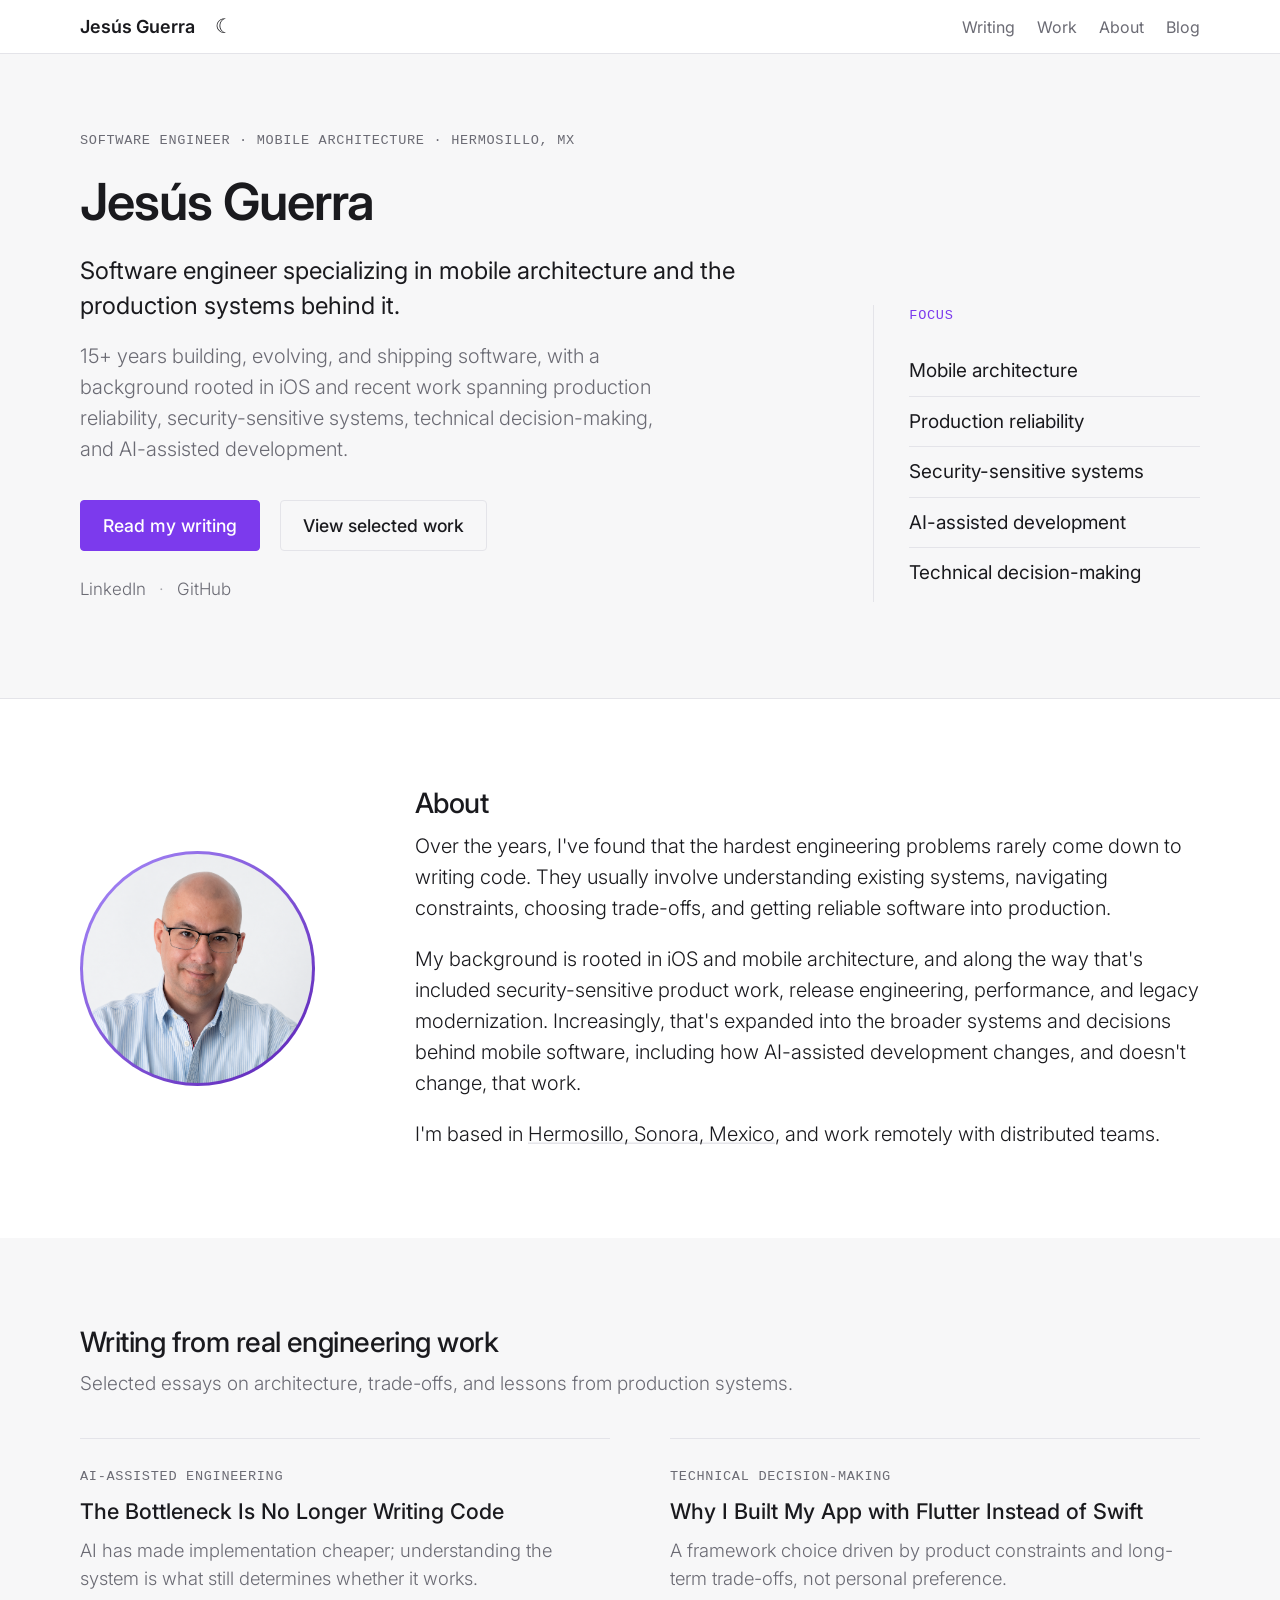
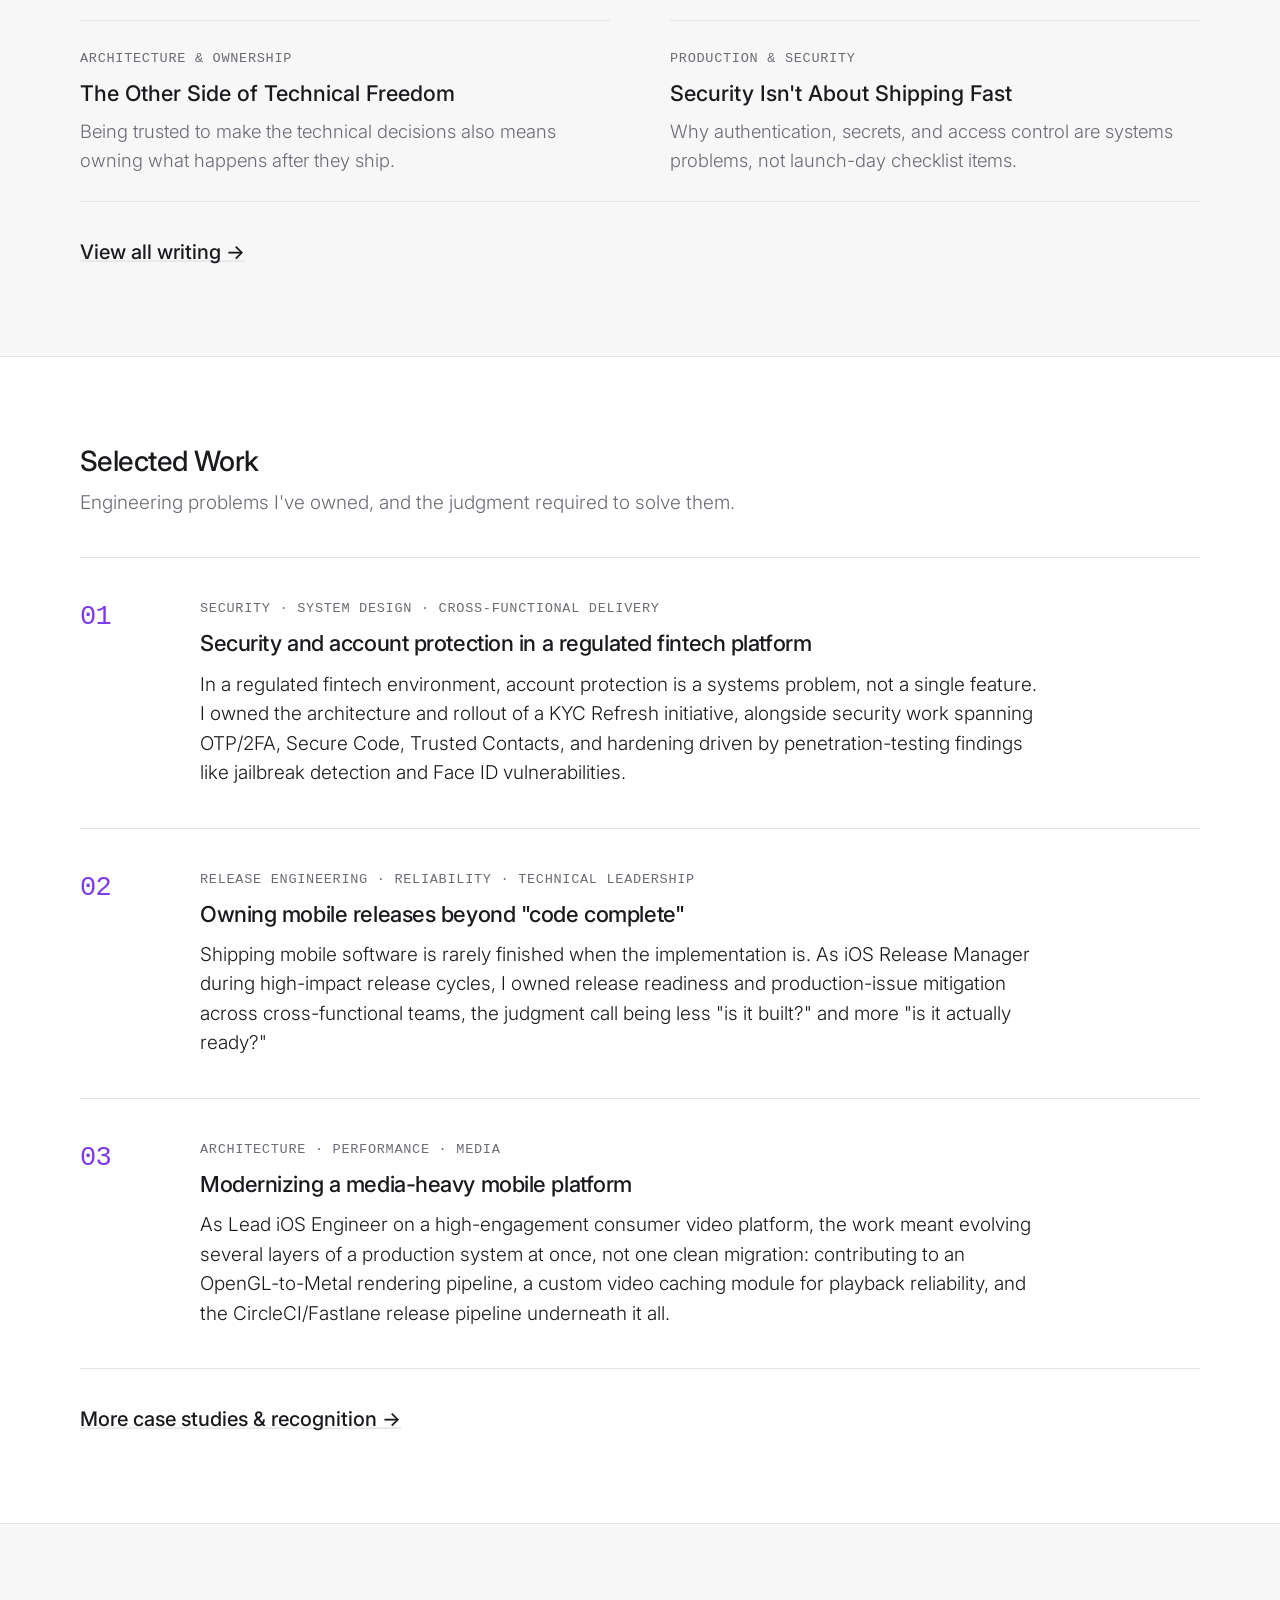
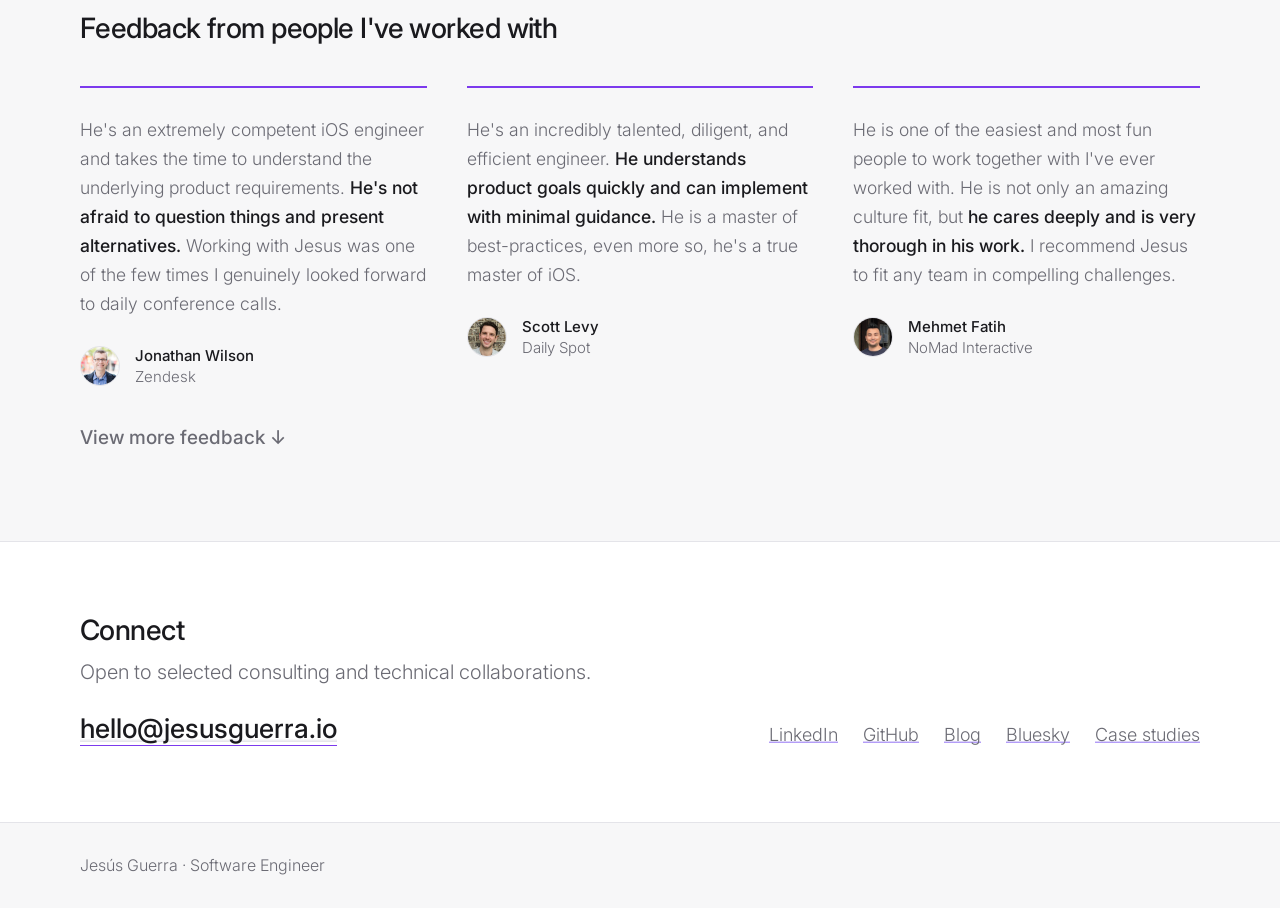
<file: index.html>
<!DOCTYPE html>
<html lang="en">

<head>
  <!-- Google tag (gtag.js) -->
  <script async src="https://www.googletagmanager.com/gtag/js?id=G-NKYGTBP8N9"></script>
  <script>
    window.dataLayer = window.dataLayer || [];
    function gtag(){dataLayer.push(arguments);}
    gtag('js', new Date());

    gtag('config', 'G-NKYGTBP8N9');
  </script>
  <meta charset="UTF-8">
  <meta name="viewport" content="width=device-width, initial-scale=1.0">
  <meta http-equiv="X-UA-Compatible" content="ie=edge">
  <title>Jesús Guerra — Software Engineer, Mobile Architecture &amp; Reliable Systems</title>
  <meta name="description" content="Software engineer with 15+ years of experience in mobile architecture, production systems, security, and AI-assisted development. Writing about engineering decisions from real production work.">
  <link rel="canonical" href="https://jesusguerra.io/">

  <meta property="og:type" content="website">
  <meta property="og:url" content="https://jesusguerra.io/">
  <meta property="og:title" content="Jesús Guerra — Software Engineer, Mobile Architecture & Reliable Systems">
  <meta property="og:description" content="Software engineer with 15+ years of experience in mobile architecture, production systems, security, and AI-assisted development.">
  <meta property="og:image" content="https://jesusguerra.io/img/jesusguerra.png">
  <meta name="twitter:card" content="summary">
  <meta name="twitter:title" content="Jesús Guerra — Software Engineer, Mobile Architecture & Reliable Systems">
  <meta name="twitter:description" content="Software engineer with 15+ years of experience in mobile architecture, production systems, security, and AI-assisted development.">
  <meta name="twitter:image" content="https://jesusguerra.io/img/jesusguerra.png">

  <link rel="preconnect" href="https://fonts.googleapis.com">
  <link rel="preconnect" href="https://fonts.gstatic.com" crossorigin>
  <link rel="stylesheet" href="https://fonts.googleapis.com/css2?family=Inter:wght@300;400;500;600&display=swap">
  <link rel="icon" type="image/png" href="img/favicon.png">
  <link rel="stylesheet" href="style.css">

  <script type="application/ld+json">
  {
    "@context": "https://schema.org",
    "@type": "Person",
    "@id": "https://jesusguerra.io/#person",
    "name": "Jesús Guerra",
    "url": "https://jesusguerra.io/",
    "image": "https://jesusguerra.io/img/jesusguerra.png",
    "jobTitle": "Software Engineer",
    "description": "Software engineer with a background in iOS and mobile architecture, focused on production reliability, security-sensitive systems, technical decision-making, and AI-assisted development.",
    "knowsAbout": [
      "iOS Development",
      "Mobile Architecture",
      "Production Reliability",
      "Security-Sensitive Systems",
      "AI-Assisted Development",
      "Technical Decision-Making"
    ],
    "sameAs": [
      "https://www.linkedin.com/in/guerrix",
      "https://github.com/guerrix",
      "https://bsky.app/profile/jesus-guerra.bsky.social",
      "https://blog.jesusguerra.io/"
    ]
  }
  </script>
</head>

<body class="lightmode">
  <nav>
    <p class="id"><a href="index.html">Jesús Guerra</a></p>
    <p><a class="toggle" href="#" aria-label="Toggle light and dark mode"></a></p>
    <ul class="nav-links">
      <li><a href="writing.html">Writing</a></li>
      <li><a href="#work">Work</a></li>
      <li><a href="#about">About</a></li>
      <li><a href="https://blog.jesusguerra.io/" target="_blank" rel="noopener">Blog</a></li>
    </ul>
  </nav>

  <header>
    <div class="hero-main">
      <p class="eyebrow">Software Engineer · Mobile Architecture · Hermosillo, MX</p>
      <h1>Jesús Guerra</h1>
      <p class="tagline">Software engineer specializing in mobile architecture and the production systems behind it.</p>
      <p class="hero-sub">15+ years building, evolving, and shipping software, with a background rooted in iOS and recent work spanning production reliability, security-sensitive systems, technical decision-making, and AI-assisted development.</p>
      <div class="hero-actions">
        <a class="button" href="writing.html">Read my writing</a>
        <a class="button secondary" href="#work">View selected work</a>
      </div>
      <p class="hero-links">
        <a href="https://www.linkedin.com/in/guerrix" target="_blank" rel="noopener">LinkedIn</a>
        <span aria-hidden="true">·</span>
        <a href="https://github.com/guerrix" target="_blank" rel="noopener">GitHub</a>
      </p>
    </div>
    <aside class="hero-aside" aria-label="Areas of focus">
      <p class="aside-label">Focus</p>
      <ul>
        <li>Mobile architecture</li>
        <li>Production reliability</li>
        <li>Security-sensitive systems</li>
        <li>AI-assisted development</li>
        <li>Technical decision-making</li>
      </ul>
    </aside>
  </header>

  <section class="about" id="about">
    <div class="illustration">
      <img src="img/jesusguerra.png" class="self" alt="Jesús Guerra" width="235" height="235" decoding="async">
    </div>
    <div class="text">
      <h2>About</h2>
      <p>Over the years, I've found that the hardest engineering problems rarely come down to writing code. They usually involve understanding existing systems, navigating constraints, choosing trade-offs, and getting reliable software into production.</p>

      <p>My background is rooted in iOS and mobile architecture, and along the way that's included security-sensitive product work, release engineering, performance, and legacy modernization. Increasingly, that's expanded into the broader systems and decisions behind mobile software, including how AI-assisted development changes, and doesn't change, that work.</p>

      <p>I'm based in <a href="https://www.google.com.mx/maps/place/Hermosillo,+Sonora/@29.0812439,-111.0322105,12z/data=!4m5!3m4!1s0x86ce84687adfaee5:0xb33d5395e9887ff9!8m2!3d29.0729673!4d-110.9559192" target="_blank" rel="noopener">Hermosillo, Sonora, Mexico</a>, and work remotely with distributed teams.</p>
    </div>
  </section>

  <section class="writing" id="writing">
    <div class="section-heading">
      <h2>Writing from real engineering work</h2>
      <p class="section-lede">Selected essays on architecture, trade-offs, and lessons from production systems.</p>
    </div>
    <ul class="writing-list">
      <li>
        <p class="kicker">AI-Assisted Engineering</p>
        <a class="title" href="https://blog.jesusguerra.io/the-bottleneck-is-no-longer-writing-code/" target="_blank" rel="noopener">The Bottleneck Is No Longer Writing Code</a>
        <p class="desc">AI has made implementation cheaper; understanding the system is what still determines whether it works.</p>
      </li>
      <li>
        <p class="kicker">Technical Decision-Making</p>
        <a class="title" href="https://blog.jesusguerra.io/why-i-built-my-app-with-flutter-instead-of-swift/" target="_blank" rel="noopener">Why I Built My App with Flutter Instead of Swift</a>
        <p class="desc">A framework choice driven by product constraints and long-term trade-offs, not personal preference.</p>
      </li>
      <li>
        <p class="kicker">Architecture &amp; Ownership</p>
        <a class="title" href="https://blog.jesusguerra.io/the-other-side-of-technical-freedom/" target="_blank" rel="noopener">The Other Side of Technical Freedom</a>
        <p class="desc">Being trusted to make the technical decisions also means owning what happens after they ship.</p>
      </li>
      <li>
        <p class="kicker">Production &amp; Security</p>
        <a class="title" href="https://blog.jesusguerra.io/security-isnt-about-shipping-fast/" target="_blank" rel="noopener">Security Isn't About Shipping Fast</a>
        <p class="desc">Why authentication, secrets, and access control are systems problems, not launch-day checklist items.</p>
      </li>
    </ul>
    <p class="view-all"><a href="writing.html">View all writing →</a></p>
  </section>

  <section class="work" id="work">
    <div class="section-heading">
      <h2>Selected Work</h2>
      <p class="section-lede">Engineering problems I've owned, and the judgment required to solve them.</p>
    </div>

    <article class="work-item">
      <span class="work-num" aria-hidden="true">01</span>
      <div class="work-body">
        <p class="meta">Security · System Design · Cross-Functional Delivery</p>
        <h3>Security and account protection in a regulated fintech platform</h3>
        <p>In a regulated fintech environment, account protection is a systems problem, not a single feature. I owned the architecture and rollout of a KYC Refresh initiative, alongside security work spanning OTP/2FA, Secure Code, Trusted Contacts, and hardening driven by penetration-testing findings like jailbreak detection and Face ID vulnerabilities.</p>
      </div>
    </article>

    <article class="work-item">
      <span class="work-num" aria-hidden="true">02</span>
      <div class="work-body">
        <p class="meta">Release Engineering · Reliability · Technical Leadership</p>
        <h3>Owning mobile releases beyond "code complete"</h3>
        <p>Shipping mobile software is rarely finished when the implementation is. As iOS Release Manager during high-impact release cycles, I owned release readiness and production-issue mitigation across cross-functional teams, the judgment call being less "is it built?" and more "is it actually ready?"</p>
      </div>
    </article>

    <article class="work-item">
      <span class="work-num" aria-hidden="true">03</span>
      <div class="work-body">
        <p class="meta">Architecture · Performance · Media</p>
        <h3>Modernizing a media-heavy mobile platform</h3>
        <p>As Lead iOS Engineer on a high-engagement consumer video platform, the work meant evolving several layers of a production system at once, not one clean migration: contributing to an OpenGL-to-Metal rendering pipeline, a custom video caching module for playback reliability, and the CircleCI/Fastlane release pipeline underneath it all.</p>
      </div>
    </article>

    <p class="view-all"><a href="case-studies.html">More case studies &amp; recognition →</a></p>
  </section>

  <section class="clients" id="testimonials">
    <div class="section-heading">
      <h2>Feedback from people I've worked with</h2>
    </div>
    <div class="testimonials">
      <blockquote>
        <p>He's an extremely competent iOS engineer and takes the time to understand the underlying product requirements. <strong>He's not afraid to question things and present alternatives.</strong> Working with Jesus was one of the few times I genuinely looked forward to daily conference calls.</p>
        <small class="author">
          <img src="img/jonathan.jpg" alt="" width="40" height="40" loading="lazy" decoding="async">
          <p><strong>Jonathan Wilson</strong><br>Zendesk</p>
        </small>
      </blockquote>
      <blockquote>
        <p>He's an incredibly talented, diligent, and efficient engineer. <strong>He understands product goals quickly and can implement with minimal guidance.</strong> He is a master of best-practices, even more so, he's a true master of iOS.</p>
        <small class="author">
          <img src="img/scott.jpg" alt="" width="40" height="40" loading="lazy" decoding="async">
          <p><strong>Scott Levy</strong><br>Daily Spot</p>
        </small>
      </blockquote>
      <blockquote>
        <p>He is one of the easiest and most fun people to work together with I've ever worked with. He is not only an amazing culture fit, but <strong>he cares deeply and is very thorough in his work.</strong> I recommend Jesus to fit any team in compelling challenges.</p>
        <small class="author">
          <img src="img/Mehmet.jpeg" alt="" width="40" height="40" loading="lazy" decoding="async">
          <p><strong>Mehmet Fatih</strong><br>NoMad Interactive</p>
        </small>
      </blockquote>
    </div>
    <div class="testimonials testimonials-more" id="testimonials-more" hidden>
      <blockquote>
        <p>He was the lead iPhone developer for a complex application. <strong>His technical expertise, creativity, and attention to detail were matched by an "I'll find a way to do it" attitude.</strong> A real pleasure to have on the team.</p>
        <small class="author">
          <img src="img/philippe.jpg" alt="" width="40" height="40" loading="lazy" decoding="async">
          <p><strong>Philippe Bouissou</strong><br>Blue Dots Partners</p>
        </small>
      </blockquote>
      <blockquote>
        <p>He has a strong skill for translating customer requirements into the app. <strong>Beyond delivering quality work on deadline, he supported the whole development cycle, discussing business rules and design.</strong></p>
        <small class="author">
          <img src="img/Dmitry.jpeg" alt="" width="40" height="40" loading="lazy" decoding="async">
          <p><strong>Dmitry Ryazantsev</strong><br>Toptal</p>
        </small>
      </blockquote>
    </div>
    <p class="testimonials-toggle">
      <button type="button" id="testimonials-toggle" aria-expanded="false" aria-controls="testimonials-more">View more feedback ↓</button>
    </p>
  </section>

  <section class="connect" id="connect">
    <div class="connect-main">
      <h2>Connect</h2>
      <p class="connect-lede">Open to selected consulting and technical collaborations.</p>
      <p class="connect-email">
        <a href="mailto:hello@jesusguerra.io">hello@jesusguerra.io</a>
      </p>
    </div>
    <div class="connect-links">
      <ul>
        <li><a href="https://www.linkedin.com/in/guerrix" target="_blank" rel="noopener">LinkedIn</a></li>
        <li><a href="https://github.com/guerrix" target="_blank" rel="noopener">GitHub</a></li>
        <li><a href="https://blog.jesusguerra.io/" target="_blank" rel="noopener">Blog</a></li>
        <li><a href="https://bsky.app/profile/jesus-guerra.bsky.social" target="_blank" rel="noopener">Bluesky</a></li>
        <li><a href="case-studies.html">Case studies</a></li>
      </ul>
    </div>
  </section>

  <footer>
    <p class="footer-meta">Jesús Guerra · Software Engineer</p>
  </footer>

  <script src="js/main.js"></script>
</body>

</html>
</file>
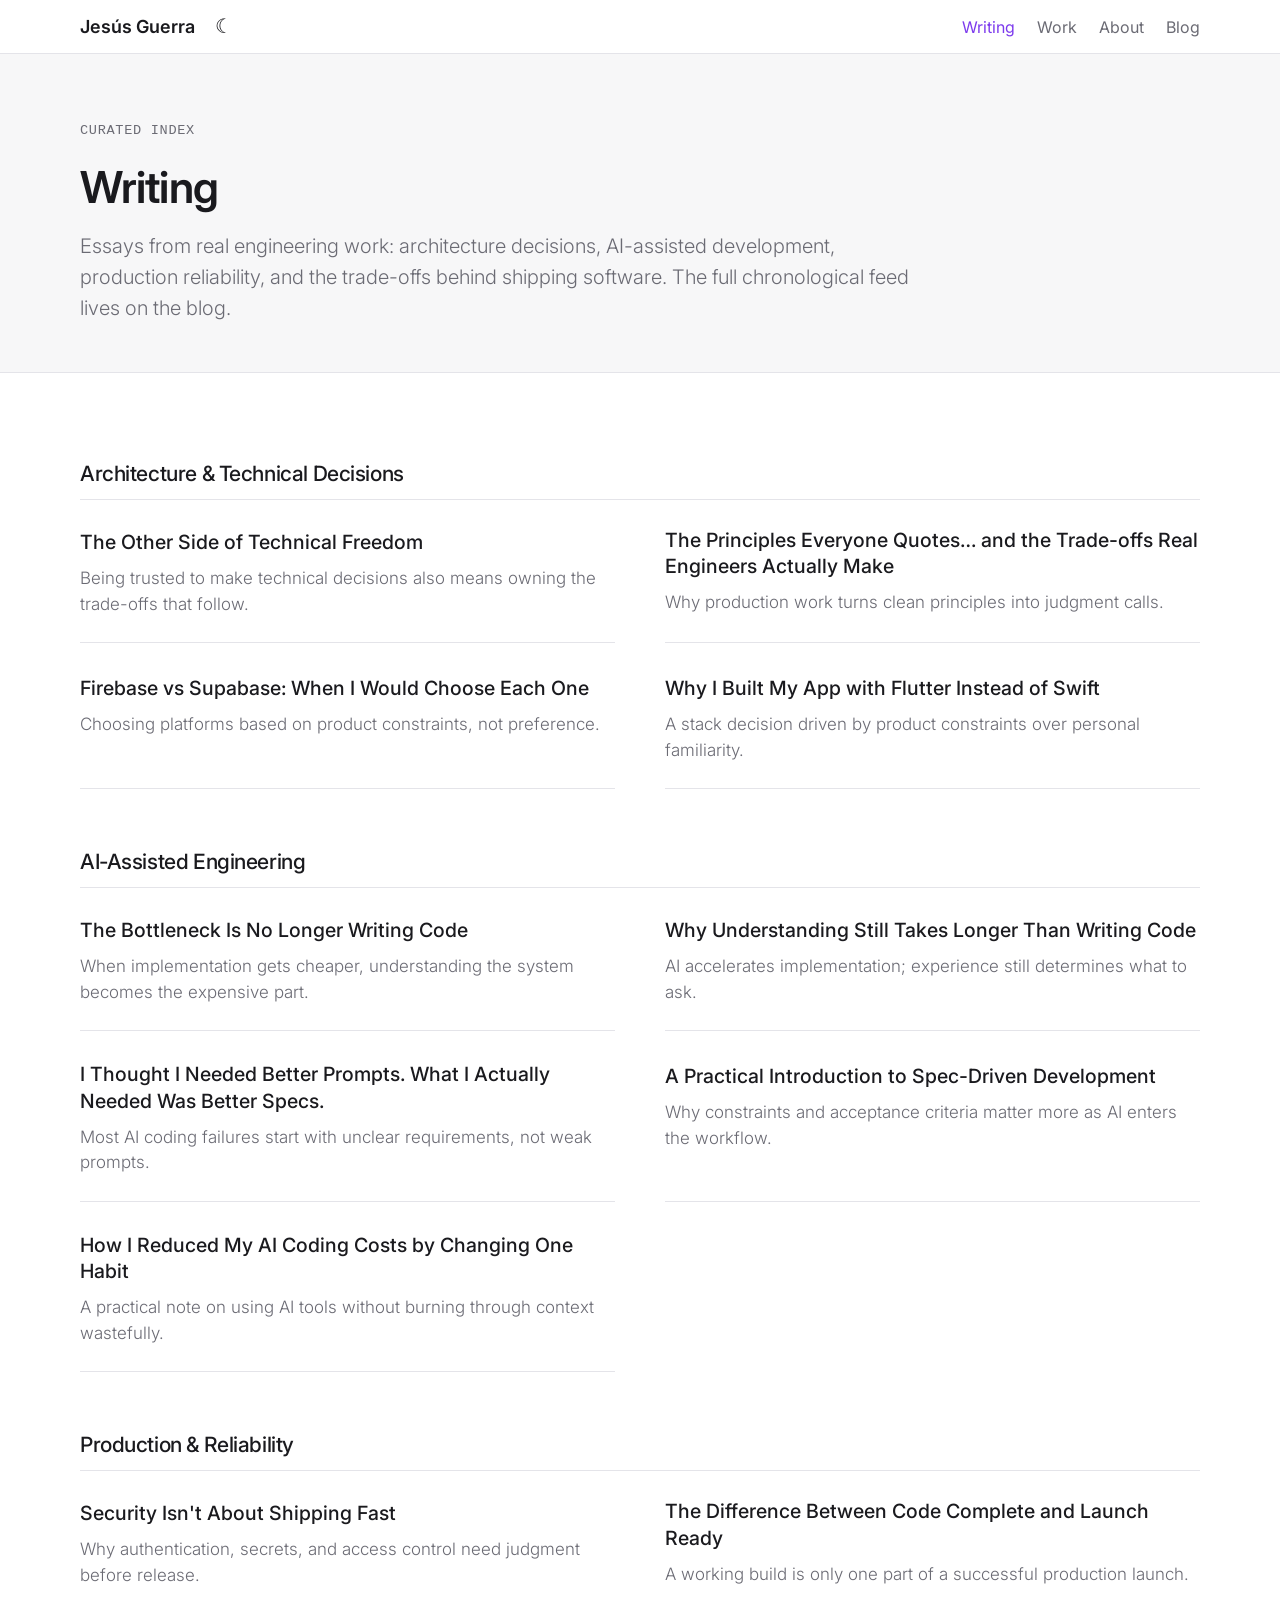
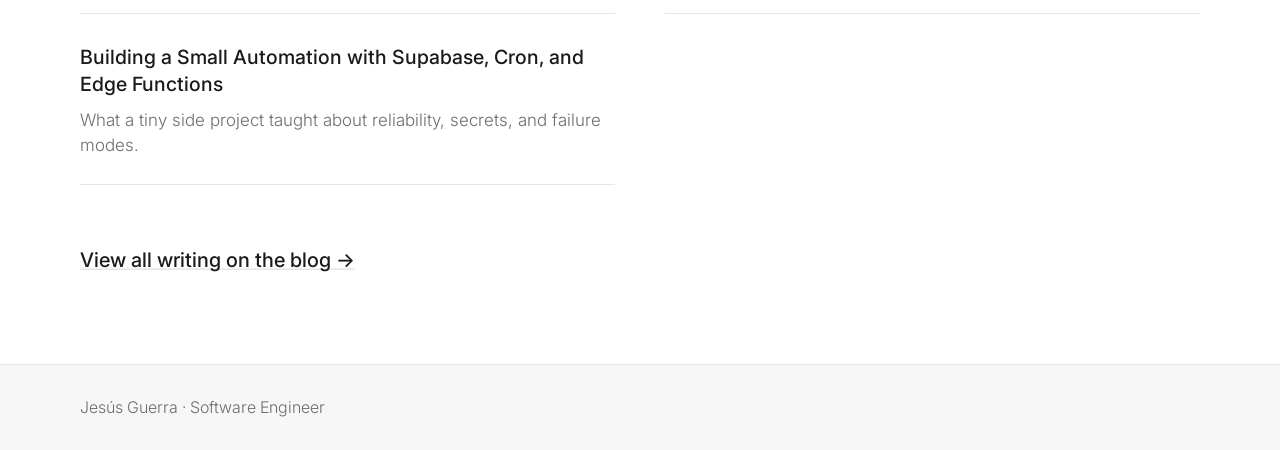
<file: writing.html>
<!DOCTYPE html>
<html lang="en">

<head>
  <!-- Google tag (gtag.js) -->
  <script async src="https://www.googletagmanager.com/gtag/js?id=G-NKYGTBP8N9"></script>
  <script>
    window.dataLayer = window.dataLayer || [];
    function gtag(){dataLayer.push(arguments);}
    gtag('js', new Date());

    gtag('config', 'G-NKYGTBP8N9');
  </script>
  <meta charset="UTF-8">
  <meta name="viewport" content="width=device-width, initial-scale=1.0">
  <title>Engineering Writing — Jesús Guerra</title>
  <meta name="description" content="A curated index of writing on architecture decisions, AI-assisted engineering, production reliability, and mobile engineering.">
  <link rel="canonical" href="https://jesusguerra.io/writing.html">

  <meta property="og:type" content="website">
  <meta property="og:url" content="https://jesusguerra.io/writing.html">
  <meta property="og:title" content="Engineering Writing — Jesús Guerra">
  <meta property="og:description" content="A curated index of writing on architecture decisions, AI-assisted engineering, production reliability, and mobile engineering.">
  <meta property="og:image" content="https://jesusguerra.io/img/jesusguerra.png">
  <meta name="twitter:card" content="summary">
  <meta name="twitter:title" content="Engineering Writing — Jesús Guerra">
  <meta name="twitter:description" content="A curated index of writing on architecture decisions, AI-assisted engineering, production reliability, and mobile engineering.">
  <meta name="twitter:image" content="https://jesusguerra.io/img/jesusguerra.png">

  <link rel="preconnect" href="https://fonts.googleapis.com">
  <link rel="preconnect" href="https://fonts.gstatic.com" crossorigin>
  <link rel="stylesheet" href="https://fonts.googleapis.com/css2?family=Inter:wght@300;400;500;600&display=swap">
  <link rel="icon" type="image/png" href="img/favicon.png">
  <link rel="stylesheet" href="style.css">

  <script type="application/ld+json">
  {
    "@context": "https://schema.org",
    "@type": "CollectionPage",
    "@id": "https://jesusguerra.io/writing.html",
    "url": "https://jesusguerra.io/writing.html",
    "name": "Engineering Writing — Jesús Guerra",
    "description": "A curated index of writing on architecture decisions, AI-assisted engineering, production reliability, and mobile engineering.",
    "isPartOf": {
      "@type": "WebSite",
      "url": "https://jesusguerra.io/",
      "name": "Jesús Guerra"
    },
    "author": {
      "@type": "Person",
      "name": "Jesús Guerra",
      "url": "https://jesusguerra.io/"
    },
    "mainEntity": {
      "@type": "ItemList",
      "itemListElement": [
        { "@type": "ListItem", "position": 1, "name": "The Other Side of Technical Freedom", "url": "https://blog.jesusguerra.io/the-other-side-of-technical-freedom/" },
        { "@type": "ListItem", "position": 2, "name": "The Principles Everyone Quotes… and the Trade-offs Real Engineers Actually Make", "url": "https://blog.jesusguerra.io/coding-principles-real-world-engineering-tradeoffs/" },
        { "@type": "ListItem", "position": 3, "name": "Firebase vs Supabase: When I Would Choose Each One", "url": "https://blog.jesusguerra.io/firebase-vs-supabase-when-i-would-choose-each-one/" },
        { "@type": "ListItem", "position": 4, "name": "Why I Built My App with Flutter Instead of Swift", "url": "https://blog.jesusguerra.io/why-i-built-my-app-with-flutter-instead-of-swift/" },
        { "@type": "ListItem", "position": 5, "name": "The Bottleneck Is No Longer Writing Code", "url": "https://blog.jesusguerra.io/the-bottleneck-is-no-longer-writing-code/" },
        { "@type": "ListItem", "position": 6, "name": "Why Understanding Still Takes Longer Than Writing Code", "url": "https://blog.jesusguerra.io/why-understanding-still-takes-longer-than-writing-code/" },
        { "@type": "ListItem", "position": 7, "name": "I Thought I Needed Better Prompts. What I Actually Needed Was Better Specs.", "url": "https://blog.jesusguerra.io/why-better-specs-beat-better-prompts/" },
        { "@type": "ListItem", "position": 8, "name": "A Practical Introduction to Spec-Driven Development", "url": "https://blog.jesusguerra.io/practical-introduction-to-spec-driven-development/" },
        { "@type": "ListItem", "position": 9, "name": "How I Reduced My AI Coding Costs by Changing One Habit", "url": "https://blog.jesusguerra.io/optimize-ai-token-usage-cursor/" },
        { "@type": "ListItem", "position": 10, "name": "Security Isn't About Shipping Fast", "url": "https://blog.jesusguerra.io/security-isnt-about-shipping-fast/" },
        { "@type": "ListItem", "position": 11, "name": "The Difference Between Code Complete and Launch Ready", "url": "https://blog.jesusguerra.io/difference-between-code-complete-and-launch-ready/" },
        { "@type": "ListItem", "position": 12, "name": "Building a Small Automation with Supabase, Cron, and Edge Functions", "url": "https://blog.jesusguerra.io/supabase-cron-edge-functions-automation/" }
      ]
    }
  }
  </script>
</head>

<body class="lightmode">
  <nav>
    <p class="id"><a href="index.html">Jesús Guerra</a></p>
    <p><a class="toggle" href="#" aria-label="Toggle light and dark mode"></a></p>
    <ul class="nav-links">
      <li><a href="writing.html" aria-current="page">Writing</a></li>
      <li><a href="index.html#work">Work</a></li>
      <li><a href="index.html#about">About</a></li>
      <li><a href="https://blog.jesusguerra.io/" target="_blank" rel="noopener">Blog</a></li>
    </ul>
  </nav>

  <header class="page-header">
    <p class="eyebrow">Curated index</p>
    <h1>Writing</h1>
    <p class="lede">Essays from real engineering work: architecture decisions, AI-assisted development, production reliability, and the trade-offs behind shipping software. The full chronological feed lives on the blog.</p>
  </header>

  <section class="writing-index">
    <div class="writing-group">
      <h2>Architecture &amp; Technical Decisions</h2>
      <ul class="article-grid">
        <li>
          <a class="title" href="https://blog.jesusguerra.io/the-other-side-of-technical-freedom/" target="_blank" rel="noopener">The Other Side of Technical Freedom</a>
          <p class="desc">Being trusted to make technical decisions also means owning the trade-offs that follow.</p>
        </li>
        <li>
          <a class="title" href="https://blog.jesusguerra.io/coding-principles-real-world-engineering-tradeoffs/" target="_blank" rel="noopener">The Principles Everyone Quotes… and the Trade-offs Real Engineers Actually Make</a>
          <p class="desc">Why production work turns clean principles into judgment calls.</p>
        </li>
        <li>
          <a class="title" href="https://blog.jesusguerra.io/firebase-vs-supabase-when-i-would-choose-each-one/" target="_blank" rel="noopener">Firebase vs Supabase: When I Would Choose Each One</a>
          <p class="desc">Choosing platforms based on product constraints, not preference.</p>
        </li>
        <li>
          <a class="title" href="https://blog.jesusguerra.io/why-i-built-my-app-with-flutter-instead-of-swift/" target="_blank" rel="noopener">Why I Built My App with Flutter Instead of Swift</a>
          <p class="desc">A stack decision driven by product constraints over personal familiarity.</p>
        </li>
      </ul>
    </div>

    <div class="writing-group">
      <h2>AI-Assisted Engineering</h2>
      <ul class="article-grid">
        <li>
          <a class="title" href="https://blog.jesusguerra.io/the-bottleneck-is-no-longer-writing-code/" target="_blank" rel="noopener">The Bottleneck Is No Longer Writing Code</a>
          <p class="desc">When implementation gets cheaper, understanding the system becomes the expensive part.</p>
        </li>
        <li>
          <a class="title" href="https://blog.jesusguerra.io/why-understanding-still-takes-longer-than-writing-code/" target="_blank" rel="noopener">Why Understanding Still Takes Longer Than Writing Code</a>
          <p class="desc">AI accelerates implementation; experience still determines what to ask.</p>
        </li>
        <li>
          <a class="title" href="https://blog.jesusguerra.io/why-better-specs-beat-better-prompts/" target="_blank" rel="noopener">I Thought I Needed Better Prompts. What I Actually Needed Was Better Specs.</a>
          <p class="desc">Most AI coding failures start with unclear requirements, not weak prompts.</p>
        </li>
        <li>
          <a class="title" href="https://blog.jesusguerra.io/practical-introduction-to-spec-driven-development/" target="_blank" rel="noopener">A Practical Introduction to Spec-Driven Development</a>
          <p class="desc">Why constraints and acceptance criteria matter more as AI enters the workflow.</p>
        </li>
        <li>
          <a class="title" href="https://blog.jesusguerra.io/optimize-ai-token-usage-cursor/" target="_blank" rel="noopener">How I Reduced My AI Coding Costs by Changing One Habit</a>
          <p class="desc">A practical note on using AI tools without burning through context wastefully.</p>
        </li>
      </ul>
    </div>

    <div class="writing-group">
      <h2>Production &amp; Reliability</h2>
      <ul class="article-grid">
        <li>
          <a class="title" href="https://blog.jesusguerra.io/security-isnt-about-shipping-fast/" target="_blank" rel="noopener">Security Isn't About Shipping Fast</a>
          <p class="desc">Why authentication, secrets, and access control need judgment before release.</p>
        </li>
        <li>
          <a class="title" href="https://blog.jesusguerra.io/difference-between-code-complete-and-launch-ready/" target="_blank" rel="noopener">The Difference Between Code Complete and Launch Ready</a>
          <p class="desc">A working build is only one part of a successful production launch.</p>
        </li>
        <li>
          <a class="title" href="https://blog.jesusguerra.io/supabase-cron-edge-functions-automation/" target="_blank" rel="noopener">Building a Small Automation with Supabase, Cron, and Edge Functions</a>
          <p class="desc">What a tiny side project taught about reliability, secrets, and failure modes.</p>
        </li>
      </ul>
    </div>

    <p class="view-all">
      <a href="https://blog.jesusguerra.io/" target="_blank" rel="noopener">View all writing on the blog →</a>
    </p>
  </section>

  <footer>
    <p class="footer-meta">Jesús Guerra · Software Engineer</p>
  </footer>

  <script src="js/main.js"></script>
</body>

</html>
</file>
<file: style.css>
/* Inter font is loaded via <link rel="preconnect"> + <link rel="stylesheet">
   in each page's <head> instead of @import, so the browser can fetch it in
   parallel with this stylesheet rather than waiting on a nested request. */

*{
    margin: 0;
    padding: 0;
    box-sizing: border-box;
}

html{
    font-size: 20px;
    font-family: "Inter", sans-serif;
    font-weight: 300;
    line-height: 1.55;
    scroll-behavior: smooth;

    --main-accent:      #A78BFA;
    --mid-accent:       #7C3AED;
    --secondary-accent: #5B21B6;

    /* dark mode */
    --bg-dark:      #111214;
    --surface-dark: #19191C;
    --text-dark:    #E2E2E5;
    --muted-dark:   #888890;
    --border-dark:  #28282E;

    /* light mode */
    --bg-light:      #F7F7F8;
    --surface-light: #FFFFFF;
    --text-light:    #1A1A1E;
    --muted-light:   #6B6B74;
    --border-light:  #E4E4E9;

    --mono: ui-monospace, SFMono-Regular, Menlo, Consolas, "Liberation Mono", monospace;
    --content-half: 560px;
}

body{
    margin: 0;
    padding: 0;
    background: var(--bg-dark);
    color: var(--text-dark);
    transition: opacity .2s ease-in;
}

a{
    color: var(--text-dark);
    text-decoration: none;
    background-image: linear-gradient(180deg, transparent 80%, var(--main-accent) 90%, transparent 0), linear-gradient(180deg, transparent 80%, var(--border-dark) 90%, transparent 0);
    background-size: 0 100%, 100% 100%;
    background-repeat: no-repeat;
    transition: background-size 0.2s ease, color 0.2s ease;
}
a:hover{
    color: var(--main-accent);
    background-size: 100% 100%, 100% 100%;
}

a:focus-visible,
button:focus-visible,
.toggle:focus-visible{
    outline: 2px solid var(--mid-accent);
    outline-offset: 3px;
    border-radius: 2px;
}

nav,
header,
section,
body > footer{
    padding-left: calc(50% - var(--content-half));
    padding-right: calc(50% - var(--content-half));
}

header,
section{
    padding-top: 88px;
    padding-bottom: 88px;
}

h1, h2, h3{
    letter-spacing: -0.02em;
    line-height: 1.2;
}

h2{
    font-weight: 500;
    font-size: 1.4rem;
    margin-bottom: 0.5rem;
}

h3{
    margin-bottom: 0.65rem;
    font-weight: 500;
    font-size: 1.1rem;
}

p:not(:last-child){
    margin-bottom: 1rem;
}

.eyebrow,
.aside-label,
.writing-list .kicker,
.work-item .meta,
.case-study-block .meta,
.section-lede{
    font-family: var(--mono);
    font-size: 0.68rem;
    letter-spacing: 0.05em;
    text-transform: uppercase;
}

.eyebrow{
    color: var(--muted-dark);
    margin-bottom: 1rem;
}

.section-heading{
    margin-bottom: 2rem;
    max-width: 40em;
}
.section-lede{
    color: var(--muted-dark);
    text-transform: none;
    letter-spacing: 0;
    font-family: "Inter", sans-serif;
    font-size: 0.95rem;
    margin-top: 0.4rem;
    margin-bottom: 0;
    line-height: 1.5;
}

/* nav */

nav{
    display: grid;
    align-items: center;
    grid-template-columns: auto 1fr auto;
    gap: 1rem;
    height: 54px;
    background: var(--surface-dark);
    position: fixed;
    top: 0;
    left: 0;
    width: 100vw;
    z-index: 100;
    border-bottom: 1px solid var(--border-dark);
}
nav p{
    margin-bottom: 0 !important;
}
nav .id{
    text-align: left;
    font-weight: 600;
    font-size: 0.9rem;
}
nav .id a{
    background: none;
}
nav .toggle{
    justify-self: start;
    background: none;
}
nav .toggle:after{
    content: "☼";
}
nav a{
    background: none;
}
.nav-links{
    list-style: none;
    display: flex;
    justify-content: flex-end;
    align-items: center;
    gap: 1.1rem;
    margin: 0;
}
.nav-links a{
    font-size: 0.8rem;
    font-weight: 400;
    color: var(--muted-dark);
    background: none;
}
.nav-links a:hover,
.nav-links a[aria-current="page"]{
    color: var(--main-accent);
}

/* header / hero */

header{
    overflow: hidden;
    text-align: left;
    background: var(--bg-dark);
    height: auto;
    min-height: 0;
    position: relative;
    padding-top: 130px;
    padding-bottom: 96px;
    display: grid;
    grid-template-columns: minmax(0, 1.55fr) minmax(220px, 0.7fr);
    gap: 3.5rem;
    align-items: end;
    border-bottom: 1px solid var(--border-dark);
}
header h1{
    font-weight: 600;
    font-size: 2.55rem;
    margin-bottom: 1.1rem;
}
header .tagline{
    font-weight: 400;
    font-size: 1.2rem;
    line-height: 1.45;
    max-width: 28em;
    margin-bottom: 0.85rem;
}
header .hero-sub{
    color: var(--muted-dark);
    max-width: 30em;
    margin-bottom: 1.75rem;
}
header .hero-actions{
    display: flex;
    flex-wrap: wrap;
    gap: 0.75rem 1rem;
    margin-bottom: 1.25rem;
}
header .hero-actions .button,
header a.button{
    display: inline-block;
    padding: 0.55rem 1.1rem;
    border-radius: 4px;
    font-weight: 500;
    font-size: 0.88rem;
    background-image: none;
    background: var(--mid-accent);
    color: #fff;
    border: 1px solid var(--mid-accent);
    transition: opacity 0.2s ease, background 0.2s ease, color 0.2s ease, border-color 0.2s ease;
}
header .hero-actions .button:hover,
header a.button:hover{
    opacity: 0.92;
    color: #fff;
    background-size: auto;
}
header .hero-actions .button.secondary{
    background: transparent;
    color: var(--text-dark);
    border-color: var(--border-dark);
}
header .hero-actions .button.secondary:hover{
    color: var(--main-accent);
    border-color: var(--main-accent);
}
header .hero-links{
    font-size: 0.85rem;
    color: var(--muted-dark);
    margin-bottom: 0;
}
header .hero-links a{
    background: none;
    color: var(--muted-dark);
}
header .hero-links a:hover{
    color: var(--main-accent);
}
header .hero-links span{
    margin: 0 0.4rem;
    opacity: 0.6;
}

.hero-aside{
    border-left: 1px solid var(--border-dark);
    padding-left: 1.75rem;
    padding-bottom: 0.25rem;
}
.hero-aside .aside-label{
    color: var(--mid-accent);
    margin-bottom: 1rem;
}
.hero-aside ul{
    list-style: none;
}
.hero-aside li{
    font-size: 0.95rem;
    font-weight: 400;
    padding: 0.5rem 0;
    border-bottom: 1px solid var(--border-dark);
    color: inherit;
}
.hero-aside li:last-child{
    border-bottom: none;
}

/* about */

.about{
    display: grid;
    grid-template-columns: 255px minmax(0, 1fr);
    gap: 4rem;
    align-items: center;
    background: var(--surface-dark);
}
.about .text{
    max-width: 40em;
}
.about .illustration{
    width: 255px;
}
.about .illustration img{
    width: 235px;
    height: 235px;
    object-fit: cover;
    display: block;
}
.self{
    background: linear-gradient(135deg, var(--main-accent), var(--secondary-accent));
    padding: 3px;
    border-radius: 50%;
}

/* writing */

.writing{
    background: var(--bg-dark);
}
.writing-list{
    list-style: none;
    display: grid;
    grid-template-columns: 1fr 1fr;
    gap: 0 3rem;
    border-bottom: 1px solid var(--border-dark);
}
.writing-list li{
    padding: 1.35rem 0;
    border-top: 1px solid var(--border-dark);
    transition: padding-left 0.2s ease;
}
.writing-list li:hover{
    padding-left: 0.35rem;
}
.writing-list .kicker{
    color: var(--muted-dark);
    margin-bottom: 0.4rem;
}
.writing-list .title{
    display: inline-block;
    font-weight: 500;
    font-size: 1.08rem;
    background-image: none;
    margin-bottom: 0.35rem;
}
.writing-list .title:hover{
    color: var(--main-accent);
}
.writing-list .desc{
    color: var(--muted-dark);
    font-size: 0.92rem;
    margin-bottom: 0;
    max-width: 46em;
}
.view-all{
    margin-top: 1.75rem;
    font-weight: 500;
    margin-bottom: 0;
}

/* work */

.work{
    background: var(--surface-dark);
    border-top: 1px solid var(--border-dark);
    border-bottom: 1px solid var(--border-dark);
}
.work-item{
    display: grid;
    grid-template-columns: 4.5rem minmax(0, 1fr);
    gap: 1.5rem;
    padding: 2rem 0;
    border-top: 1px solid var(--border-dark);
}
.work-item:last-of-type{
    border-bottom: 1px solid var(--border-dark);
}
.work-num{
    font-family: var(--mono);
    font-size: 1.35rem;
    font-weight: 500;
    letter-spacing: -0.03em;
    color: var(--mid-accent);
    line-height: 1.2;
    padding-top: 0.15rem;
}
.work-body{
    max-width: 42em;
}
.work-item .meta{
    color: var(--muted-dark);
    margin-bottom: 0.55rem;
}
.work-item p:last-child{
    margin-bottom: 0;
    font-size: 0.95rem;
}

/* clients / testimonials */

.clients{
    background: var(--bg-dark);
}
.clients .testimonials{
    display: grid;
    grid-template-columns: 1fr 1fr 1fr;
    grid-gap: 2rem;
    align-items: stretch;
}
.clients blockquote{
    background: transparent;
    color: inherit;
    padding: 0;
    border-radius: 0;
    overflow: visible;
    box-shadow: none;
    border-top: 2px solid var(--mid-accent);
    padding-top: 1.35rem;
}
.clients blockquote p{
    font-family: "Inter", sans-serif;
    font-style: normal;
    font-weight: 300;
    font-size: 0.88rem;
    line-height: 1.65;
    color: var(--muted-dark);
}
.clients blockquote p strong{
    color: var(--text-dark);
    font-weight: 500;
}
.clients .author{
    display: flex;
    flex-direction: row;
    align-items: center;
    justify-content: flex-start;
    text-align: left;
    margin: 1.35rem 0 0;
    padding: 0;
    background: none;
    color: inherit;
    gap: 0.75rem;
}
.clients img{
    width: 40px;
    height: 40px;
    border-radius: 50%;
    margin: 0;
    border: 1px solid var(--border-dark);
    object-fit: cover;
}
.clients .author p{
    font-family: "Inter", sans-serif;
    font-style: normal;
    font-size: 0.75rem;
    line-height: 1.4;
    margin: 0;
    color: var(--muted-dark);
}
.clients .author strong{
    color: var(--text-dark);
    font-weight: 500;
}
.testimonials-more{
    margin-top: 2rem;
    opacity: 0;
    transition: opacity 0.2s ease;
}
.testimonials-more[hidden]{
    display: none;
}
.testimonials-more.is-visible{
    opacity: 1;
}
.testimonials-toggle{
    margin-top: 1.75rem;
    margin-bottom: 0;
}
.testimonials-toggle button{
    background: none;
    border: none;
    padding: 0;
    margin: 0;
    font: inherit;
    font-weight: 500;
    font-size: 0.95rem;
    color: var(--muted-dark);
    cursor: pointer;
}
.testimonials-toggle button:hover{
    color: var(--main-accent);
}

/* connect */

.connect{
    display: grid;
    grid-template-columns: minmax(0, 1.4fr) minmax(0, 1fr);
    gap: 3rem;
    align-items: end;
    background: var(--surface-dark);
    border-top: 1px solid var(--border-dark);
    padding-top: 72px;
    padding-bottom: 72px;
}
.connect-lede{
    color: var(--muted-dark);
    max-width: 28em;
    margin-bottom: 1.25rem;
}
.connect-email{
    margin-bottom: 0;
}
.connect-email a{
    font-size: 1.35rem;
    font-weight: 500;
    background-image: none;
    color: var(--text-dark);
    border-bottom: 1px solid var(--mid-accent);
}
.connect-email a:hover{
    color: var(--main-accent);
    background-size: auto;
}
.connect-links ul{
    list-style: none;
    display: flex;
    flex-wrap: wrap;
    gap: 0.75rem 1.25rem;
    justify-content: flex-end;
}
.connect-links a{
    font-size: 0.9rem;
    background: none;
    color: var(--muted-dark);
}
.connect-links a:hover{
    color: var(--main-accent);
}

/* writing index page */

.page-header{
    padding-top: 120px;
    padding-bottom: 48px;
    text-align: left;
    height: auto;
    display: block;
    background: var(--bg-dark);
    border-bottom: 1px solid var(--border-dark);
}
.page-header h1{
    font-weight: 600;
    font-size: 2.2rem;
    margin-bottom: 0.85rem;
}
.page-header .lede{
    max-width: 42em;
    color: var(--muted-dark);
    margin-bottom: 0;
    font-size: 1rem;
}
.writing-index{
    max-width: none;
    background: var(--surface-dark);
}
.writing-group{
    margin-bottom: 3rem;
}
.writing-group h2{
    font-size: 1.05rem;
    border-bottom: 1px solid var(--border-dark);
    padding-bottom: 0.65rem;
    margin-bottom: 1.35rem;
}
.writing-group .article-grid{
    list-style: none;
    display: grid;
    grid-template-columns: 1fr 1fr;
    gap: 1.5rem 2.5rem;
}
.writing-group .article-grid li{
    margin-bottom: 0;
    padding-bottom: 1.25rem;
    border-bottom: 1px solid var(--border-dark);
}
.writing-group .title{
    display: inline-block;
    font-weight: 500;
    font-size: 0.98rem;
    background-image: none;
    line-height: 1.35;
}
.writing-group .title:hover{
    color: var(--main-accent);
}
.writing-group .desc{
    font-size: 0.85rem;
    color: var(--muted-dark);
    margin: 0.4rem 0 0;
    max-width: 36em;
    line-height: 1.5;
}

/* footer */

body > footer{
    text-align: left;
    padding-top: 1.5rem;
    padding-bottom: 1.5rem;
    width: 100%;
    margin: 0 auto;
    background: var(--bg-dark);
    border-top: 1px solid var(--border-dark);
    box-shadow: none;
}
body > footer .footer-meta{
    font-size: 0.8rem;
    color: var(--muted-dark);
    margin: 0;
}

/* legacy bridge styles kept inert for reverse-compatibility */
.bridge{
  text-align: center;
  padding-top: 0;
  padding-bottom: 100px;
}
.bridge img{
  height: 100px;
}

@media screen and (max-width: 1200px){
    nav,
    header,
    section,
    body > footer{
        padding-left: 48px;
        padding-right: 48px;
    }
}

@media screen and (max-width: 950px){
  header{
    grid-template-columns: 1fr;
    gap: 2.5rem;
    align-items: start;
  }
  .hero-aside{
    border-left: none;
    border-top: 1px solid var(--border-dark);
    padding-left: 0;
    padding-top: 1.5rem;
    max-width: 28em;
  }
  .about{
    grid-template-columns: 160px minmax(0, 1fr);
    gap: 2rem;
  }
  .about .illustration,
  .about .illustration img{
    width: 140px;
    height: 140px;
  }
  .clients .testimonials{
    grid-template-columns: 1fr;
  }
  .connect{
    grid-template-columns: 1fr;
    gap: 2rem;
  }
  .connect-links ul{
    justify-content: flex-start;
  }
  .writing-group .article-grid{
    grid-template-columns: 1fr;
  }
  .writing-list{
    grid-template-columns: 1fr;
  }
}

@media screen and (max-width: 740px){
    nav,
    header,
    section,
    body > footer{
        padding-left: 20px;
        padding-right: 20px;
    }
    header,
    section{
        padding-top: 52px;
        padding-bottom: 52px;
    }

    nav{
        grid-template-columns: 1fr auto;
        grid-template-rows: auto auto;
        height: auto;
        padding-top: 0.65rem;
        padding-bottom: 0.65rem;
        row-gap: 0.45rem;
    }
    nav .id{
        grid-column: 1;
        grid-row: 1;
    }
    nav .toggle{
        grid-column: 2;
        grid-row: 1;
        justify-self: end;
    }
    .nav-links{
        grid-column: 1 / -1;
        grid-row: 2;
        justify-content: flex-start;
        flex-wrap: wrap;
        gap: 0.65rem 1rem;
    }

    header{
        padding-top: 120px;
        padding-bottom: 56px;
    }
    header h1{
        font-size: 1.9rem;
    }
    header .tagline{
        font-size: 1.05rem;
    }

    .about{
        grid-template-columns: 1fr;
        gap: 1.35rem;
    }
    .about .illustration{
        width: 112px;
        margin: 0 auto;
    }
    .about .illustration img{
        width: 112px;
        height: 112px;
    }

    .work-item{
        grid-template-columns: 3rem minmax(0, 1fr);
        gap: 0.9rem;
        padding: 1.5rem 0;
    }
    .work-num{
        font-size: 1.1rem;
    }

    .clients .testimonials{
        display: block;
    }
    .clients blockquote{
        text-align: left;
        margin-bottom: 2rem;
    }
    .clients blockquote:last-child{ margin-bottom: 0; }

    .connect{
        padding-top: 52px;
        padding-bottom: 52px;
    }
    .connect-email a{
        font-size: 1.15rem;
    }

    .page-header{
        padding-top: 110px;
        padding-bottom: 28px;
        display: block;
    }
}

/* LIGHT MODE */

body.lightmode{
    background: var(--bg-light);
    color: var(--text-light);
}

.lightmode a{
    color: var(--text-light);
    background-image: linear-gradient(180deg, transparent 80%, var(--main-accent) 90%, transparent 0), linear-gradient(180deg, transparent 80%, var(--border-light) 90%, transparent 0);
}
.lightmode a:hover{
    color: var(--main-accent);
    background-size: 100% 100%, 100% 100%;
}

.lightmode nav{
    background: var(--surface-light);
    border-bottom-color: var(--border-light);
    box-shadow: none;
}
.lightmode nav a{
    background: none;
}
.lightmode nav .toggle:after{
    content: "☾";
}
.lightmode .nav-links a{
    color: var(--muted-light);
}
.lightmode .nav-links a:hover,
.lightmode .nav-links a[aria-current="page"]{
    color: var(--mid-accent);
}

.lightmode header,
.lightmode .page-header,
.lightmode .writing,
.lightmode .clients,
body.lightmode > footer{
    background: var(--bg-light);
    border-color: var(--border-light);
}
.lightmode .about,
.lightmode .work,
.lightmode .connect,
.lightmode .writing-index,
.lightmode .case-study{
    background: var(--surface-light);
    border-color: var(--border-light);
}
.lightmode header .hero-sub,
.lightmode .page-header .lede,
.lightmode .writing-list .desc,
.lightmode .writing-group .desc,
.lightmode .writing-list .kicker,
.lightmode .work-item .meta,
.lightmode .case-study-block .meta,
.lightmode .clients .author p,
.lightmode .testimonials-toggle button,
.lightmode .eyebrow,
.lightmode .section-lede,
.lightmode .connect-lede,
.lightmode .footer-meta,
.lightmode .connect-links a{
    color: var(--muted-light);
}
.lightmode header .hero-links,
.lightmode header .hero-links a{
    color: var(--muted-light);
}
.lightmode header .hero-actions .button.secondary{
    color: var(--text-light);
    border-color: var(--border-light);
}
.lightmode .hero-aside,
.lightmode .hero-aside li,
.lightmode .writing-list,
.lightmode .writing-list li,
.lightmode .work-item,
.lightmode .writing-group h2,
.lightmode .writing-group .article-grid li,
.lightmode .case-divider,
.lightmode .clients img{
    border-color: var(--border-light);
}
.lightmode .clients blockquote p strong,
.lightmode .clients .author strong,
.lightmode .connect-email a{
    color: var(--text-light);
}
.lightmode .clients blockquote p{
    color: var(--muted-light);
}
.lightmode .work-num,
.lightmode .hero-aside .aside-label{
    color: var(--mid-accent);
}

/* Case Study Page */

.case-study {
    background: var(--surface-dark);
}
.case-study-block:not(:last-child){
    margin-bottom: 3rem;
}
.case-study-block .meta{
    margin-bottom: 0.55rem;
}
.case-study-block h2,
.case-study-block p{
    /* 48em matches the total visual extent of Selected Work's
       number column + gap + 42em body text (there's no number
       column here, so the text itself needs to reach further). */
    max-width: 48em;
}
.case-study-block p:last-of-type{
    margin-bottom: 0;
}
.case-divider {
    margin: 0 0 3rem;
    border: none;
    border-top: 1px solid var(--border-dark);
}
.toptal-proof {
    margin-top: 1.5rem;
    display: flex;
    justify-content: flex-start;
}
.toptal-proof #toptal-badge {
    transform: scale(1);
    transform-origin: top left;
}
#toptal-badge a,
#toptal-badge a:hover {
    background-image: none !important;
    background-size: auto !important;
}
#toptal-badge a.f,
#toptal-badge a.f:hover {
    background: #296bff !important;
    color: #fff !important;
    text-decoration: underline !important;
    text-decoration-thickness: .5px !important;
    text-underline-offset: 2px !important;
}

@media (prefers-reduced-motion: reduce){
    html{
        scroll-behavior: auto;
    }
    *,
    *::before,
    *::after{
        transition-duration: 0.01ms !important;
        animation-duration: 0.01ms !important;
        animation-iteration-count: 1 !important;
    }
}
</file>
